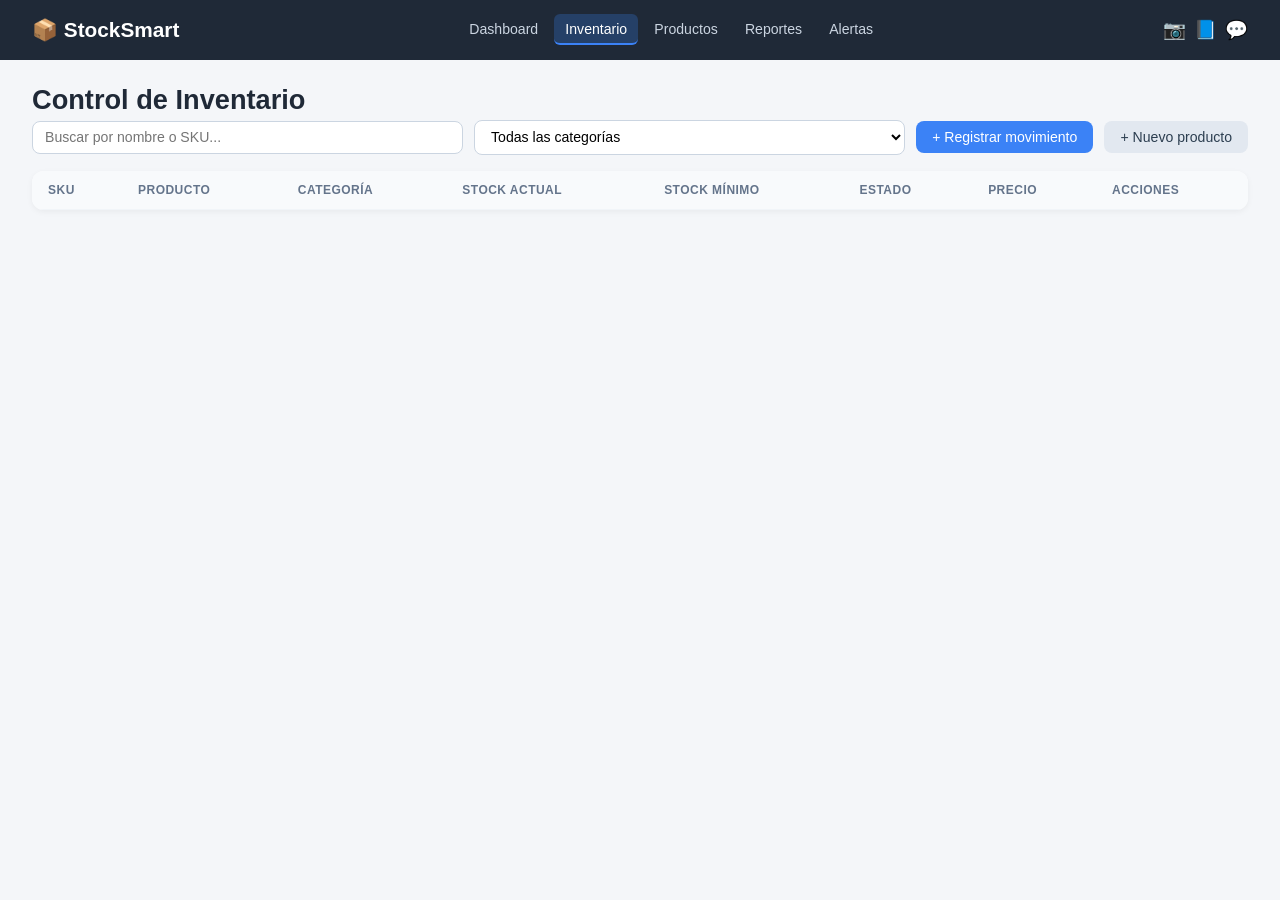
<file: inventario-frontend/inventario.html>
<!DOCTYPE html>
<html lang="es">

<head>
  <meta charset="UTF-8">
  <meta name="viewport" content="width=device-width, initial-scale=1.0">
  <title>Inventario - StockSmart</title>
  <link rel="stylesheet" href="css/styles.css">
</head>

<body>
  <nav class="navbar">
    <a href="index.html" class="logo">📦 StockSmart</a>
    <ul class="nav-links">
      <li><a href="index.html">Dashboard</a></li>
      <li><a href="inventario.html">Inventario</a></li>
      <li><a href="productos.html">Productos</a></li>
      <li><a href="reportes.html">Reportes</a></li>
      <li>
        <a href="alertas.html">
          Alertas
          <span id="badge-alertas" class="nav-badge hidden">0</span>
        </a>
      </li>
    </ul>
    <div class="redes-rapidas">
      <a id="link-instagram" href="#" target="_blank" title="Instagram">📷</a>
      <a id="link-facebook" href="#" target="_blank" title="Facebook">📘</a>
      <a id="link-whatsapp" href="#" target="_blank" title="WhatsApp">💬</a>
    </div>
  </nav>

  <main class="container">
    <h1>Control de Inventario</h1>

    <div class="toolbar">
      <input type="text" id="buscador" placeholder="Buscar por nombre o SKU...">
      <select id="filtro-categoria">
        <option value="">Todas las categorías</option>
      </select>
      <button id="btn-nuevo-movimiento" class="btn btn-primary">+ Registrar movimiento</button>
      <button id="btn-nuevo-producto" class="btn btn-secondary">+ Nuevo producto</button>
    </div>

    <table class="tabla-inventario">
      <thead>
        <tr>
          <th>SKU</th>
          <th>Producto</th>
          <th>Categoría</th>
          <th>Stock actual</th>
          <th>Stock mínimo</th>
          <th>Estado</th>
          <th>Precio</th>
          <th>Acciones</th>
        </tr>
      </thead>
      <tbody id="tabla-productos-body">
        <!-- filas generadas por JS -->
      </tbody>
    </table>
  </main>

  <!-- Modal: registrar movimiento -->
  <div id="modal-movimiento" class="modal hidden">
    <div class="modal-content">
      <h2>Registrar movimiento</h2>
      <form id="form-movimiento">
        <label>Producto</label>
        <select id="mov-producto" required></select>

        <label>Tipo de movimiento</label>
        <select id="mov-tipo" required>
          <option value="ENTRADA">Entrada</option>
          <option value="SALIDA">Salida</option>
          <option value="MERMA">Merma</option>
          <option value="AJUSTE">Ajuste</option>
        </select>

        <label>Cantidad</label>
        <input type="number" id="mov-cantidad" min="1" required>

        <label>Canal (opcional)</label>
        <select id="mov-canal">
          <option value="">-- Ninguno --</option>
        </select>

        <label>Motivo</label>
        <input type="text" id="mov-motivo" placeholder="Ej: venta, producto dañado...">

        <div class="modal-actions">
          <button type="button" class="btn btn-secondary" id="cerrar-modal-movimiento">Cancelar</button>
          <button type="submit" class="btn btn-primary">Registrar</button>
        </div>
      </form>
    </div>
  </div>

  <!-- Modal: nuevo producto -->
  <div id="modal-producto" class="modal hidden">
    <div class="modal-content">
      <h2>Nuevo producto</h2>
      <form id="form-producto">
        <label>SKU</label>
        <input type="text" id="prod-sku" required>

        <label>Nombre</label>
        <input type="text" id="prod-nombre" required>

        <label>Descripción</label>
        <textarea id="prod-descripcion"></textarea>

        <label>Categoría</label>
        <select id="prod-categoria" required></select>

        <label>Precio de venta</label>
        <input type="number" id="prod-precio-venta" step="0.01" required>

        <label>Precio de costo</label>
        <input type="number" id="prod-precio-costo" step="0.01">

        <label>Stock inicial</label>
        <input type="number" id="prod-stock-actual" min="0" required>

        <label>Stock mínimo</label>
        <input type="number" id="prod-stock-minimo" min="0" required>

        <div class="modal-actions">
          <button type="button" class="btn btn-secondary" id="cerrar-modal-producto">Cancelar</button>
          <button type="submit" class="btn btn-primary">Guardar</button>
        </div>
      </form>
    </div>
  </div>
  <!-- Modal: historial de movimientos -->
  <div id="modal-historial" class="modal hidden">
    <div class="modal-content" style="max-width: 600px;">
      <h2>Historial de movimientos</h2>
      <p id="historial-producto-nombre" style="color:#64748b; margin-bottom:1rem;"></p>
      <table class="tabla-inventario">
        <thead>
          <tr>
            <th>Fecha</th>
            <th>Tipo</th>
            <th>Cantidad</th>
            <th>Stock resultante</th>
            <th>Canal</th>
            <th>Motivo</th>
          </tr>
        </thead>
        <tbody id="historial-body"></tbody>
      </table>
      <div class="modal-actions">
        <button class="btn btn-secondary" id="cerrar-modal-historial">Cerrar</button>
      </div>
    </div>
  </div>

  <script>
    // Marca el link activo del navbar automáticamente
    const paginaActual = "nav-inventario"; // ← cambia esto según la página
    const linkActivo = document.getElementById(paginaActual);
    if (linkActivo) linkActivo.classList.add("active");

    // Badge de alertas en todas las páginas
    fetch("http://localhost:8080/api/alertas?estado=ACTIVA")
      .then(r => r.json())
      .then(alertas => {
        const badge = document.getElementById("badge-alertas");
        if (badge && alertas.length > 0) {
          badge.textContent = alertas.length;
          badge.classList.remove("hidden");
        }
      })
      .catch(() => { }); // silencioso si falla

    // Cargar enlaces de redes sociales en el navbar
    fetch("http://localhost:8080/api/canales")
      .then(r => r.json())
      .then(canales => {
        canales.forEach(c => {
          if (c.nombre === "INSTAGRAM" && c.urlEnlace)
            document.getElementById("link-instagram").href = c.urlEnlace;
          if (c.nombre === "FACEBOOK" && c.urlEnlace)
            document.getElementById("link-facebook").href = c.urlEnlace;
          if (c.nombre === "WHATSAPP" && c.urlEnlace)
            document.getElementById("link-whatsapp").href = c.urlEnlace;
        });
      })
      .catch(() => { });
  </script>
  <script src="js/config.js"></script>
  <script src="js/navbar.js"></script>
  <script src="js/inventario.js"></script>
</body>

</html>
</body>

</html>
</file>
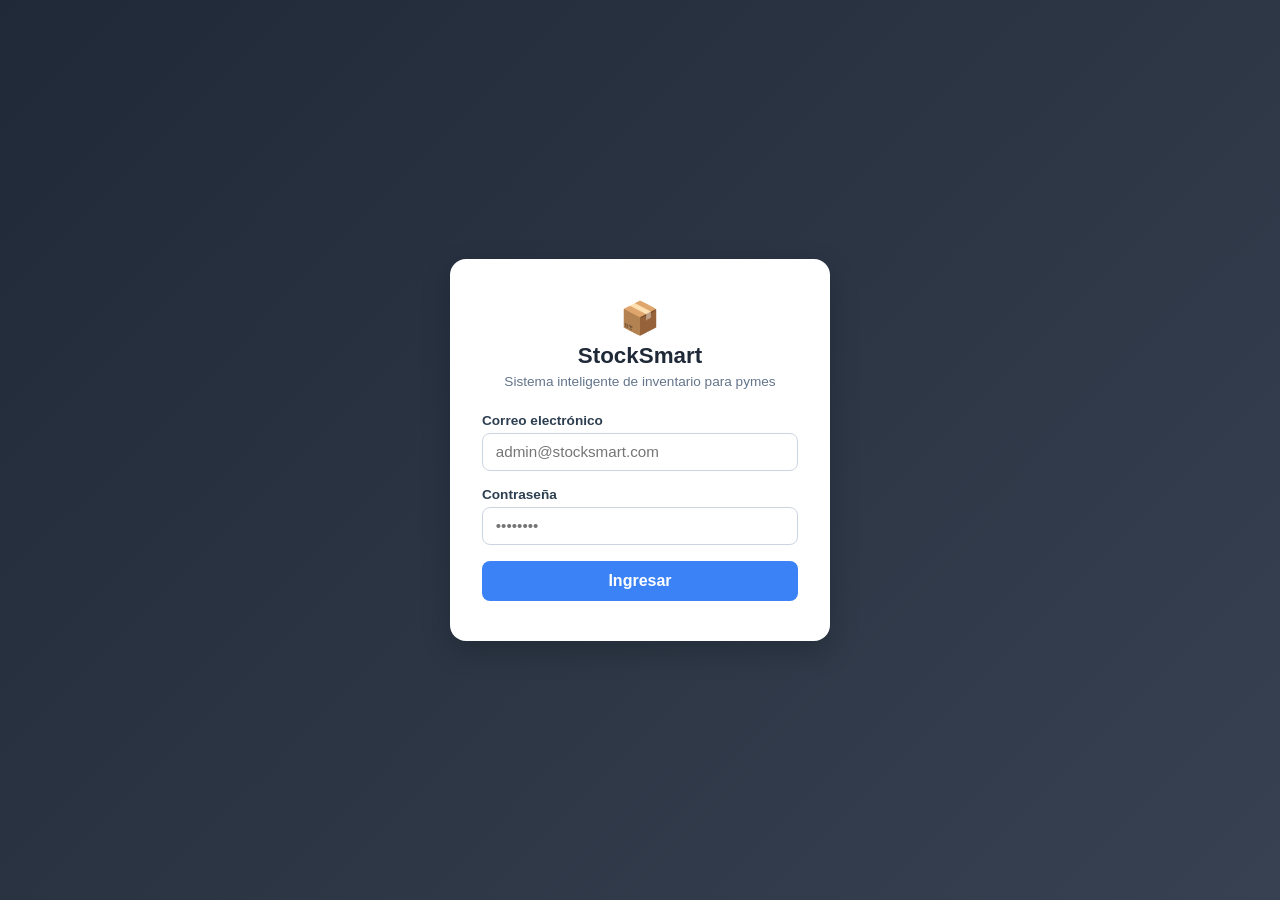
<file: inventario-frontend/login.html>
<!DOCTYPE html>
<html lang="es">

<head>
  <meta charset="UTF-8">
  <meta name="viewport" content="width=device-width, initial-scale=1.0">
  <title>Iniciar sesión - StockSmart</title>
  <link rel="stylesheet" href="css/styles.css">
  <style>
    body {
      display: flex;
      align-items: center;
      justify-content: center;
      min-height: 100vh;
      background: linear-gradient(135deg, #1f2937 0%, #374151 100%);
    }

    .login-box {
      background: #fff;
      border-radius: 16px;
      padding: 2.5rem 2rem;
      width: 100%;
      max-width: 380px;
      box-shadow: 0 10px 30px rgba(0, 0, 0, 0.2);
      text-align: center;
    }

    .login-box .logo {
      font-size: 2rem;
      margin-bottom: 0.4rem;
    }

    .login-box h1 {
      font-size: 1.4rem;
      margin-bottom: 0.3rem;
    }

    .login-box p {
      color: #64748b;
      font-size: 0.85rem;
      margin-bottom: 1.5rem;
    }

    .login-box label {
      display: block;
      text-align: left;
      margin-bottom: 0.3rem;
      font-size: 0.85rem;
      font-weight: 600;
    }

    .login-box input {
      width: 100%;
      padding: 0.6rem 0.8rem;
      border: 1px solid #cbd5e1;
      border-radius: 8px;
      margin-bottom: 1rem;
      font-size: 0.95rem;
    }

    .login-box button {
      width: 100%;
      padding: 0.7rem;
      background: #3b82f6;
      color: #fff;
      border: none;
      border-radius: 8px;
      font-size: 1rem;
      font-weight: 600;
      cursor: pointer;
    }

    .login-box button:hover {
      background: #2563eb;
    }

    #error-msg {
      color: #ef4444;
      font-size: 0.85rem;
      margin-top: 0.5rem;
      display: none;
    }
  </style>
</head>

<body>
  <div class="login-box">
    <div class="logo">📦</div>
    <h1>StockSmart</h1>
    <p>Sistema inteligente de inventario para pymes</p>

    <label>Correo electrónico</label>
    <input type="email" id="email" placeholder="admin@stocksmart.com">

    <label>Contraseña</label>
    <input type="password" id="password" placeholder="••••••••">

    <button onclick="iniciarSesion()">Ingresar</button>
    <p id="error-msg">Credenciales incorrectas. Intenta de nuevo.</p>
  </div>

  <script src="js/config.js"></script>
  <script>
    // Verificar si ya hay sesión activa
    if (sessionStorage.getItem("usuario")) {
      window.location.href = "index.html";
    }

    async function iniciarSesion() {
      const email = document.getElementById("email").value.trim();
      const password = document.getElementById("password").value;

      try {
        // Buscar usuario (en producción esto va con JWT; aquí simplificado para desarrollo)
        const res = await fetch(`${API_BASE_URL}/auth/login`, {
          method: "POST",
          headers: { "Content-Type": "application/json" },
          body: JSON.stringify({ email, password })
        });

        if (!res.ok) {
          document.getElementById("error-msg").style.display = "block";
          return;
        }

        const usuario = await res.json();
        sessionStorage.setItem("usuario", JSON.stringify(usuario));
        window.location.href = "index.html";

      } catch (error) {
        document.getElementById("error-msg").style.display = "block";
      }
    }
  </script>
</body>

</html>
</file>
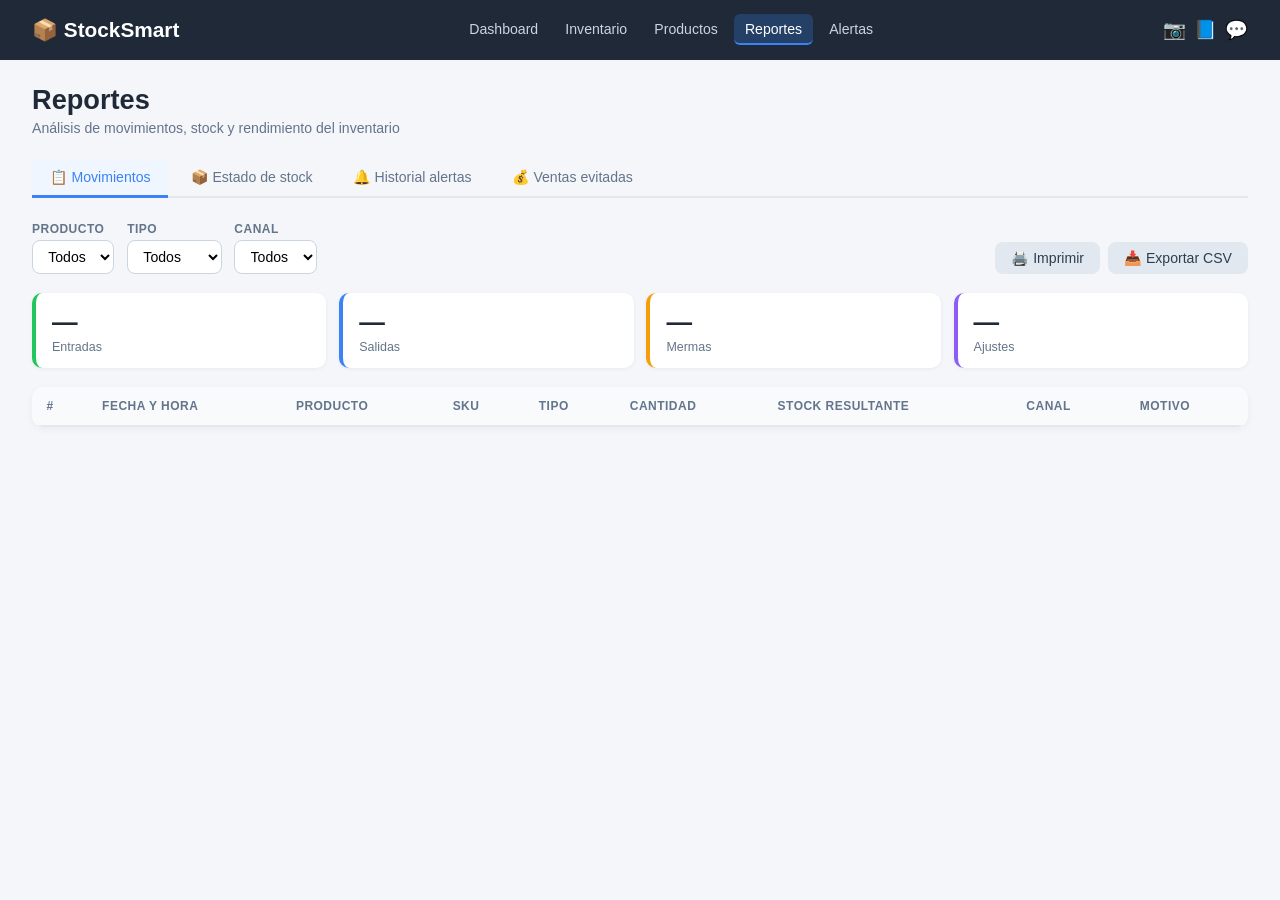
<file: inventario-frontend/reportes.html>
<!DOCTYPE html>
<html lang="es">

<head>
    <meta charset="UTF-8">
    <meta name="viewport" content="width=device-width, initial-scale=1.0">
    <title>Reportes - StockSmart</title>
    <link rel="stylesheet" href="css/styles.css">
    <link rel="stylesheet" href="css/reportes.css">
</head>

<body>

    <nav class="navbar">
        <a href="index.html" class="logo">📦 StockSmart</a>
        <ul class="nav-links">
            <li><a href="index.html">Dashboard</a></li>
            <li><a href="inventario.html">Inventario</a></li>
            <li><a href="productos.html">Productos</a></li>
            <li><a href="reportes.html">Reportes</a></li>
            <li>
                <a href="alertas.html">
                    Alertas
                    <span id="badge-alertas" class="nav-badge hidden">0</span>
                </a>
            </li>
        </ul>
        <div class="redes-rapidas">
            <a id="link-instagram" href="#" target="_blank" title="Instagram">📷</a>
            <a id="link-facebook" href="#" target="_blank" title="Facebook">📘</a>
            <a id="link-whatsapp" href="#" target="_blank" title="WhatsApp">💬</a>
        </div>
    </nav>

    <main class="container">

        <!-- ENCABEZADO -->
        <div class="page-header">
            <div>
                <h1>Reportes</h1>
                <p class="page-subtitle">Análisis de movimientos, stock y rendimiento del inventario</p>
            </div>
        </div>

        <!-- TABS DE REPORTES -->
        <div class="tabs-bar">
            <button class="tab-btn active" data-tab="movimientos">📋 Movimientos</button>
            <button class="tab-btn" data-tab="stock">📦 Estado de stock</button>
            <button class="tab-btn" data-tab="alertas-hist">🔔 Historial alertas</button>
            <button class="tab-btn" data-tab="ventas-evitadas">💰 Ventas evitadas</button>
        </div>

        <!-- ======= TAB: MOVIMIENTOS ======= -->
        <div id="tab-movimientos" class="tab-panel">
            <div class="reporte-controles">
                <div class="filtros-reporte">
                    <div class="form-group-inline">
                        <label>Producto</label>
                        <select id="mov-filtro-producto">
                            <option value="">Todos</option>
                        </select>
                    </div>
                    <div class="form-group-inline">
                        <label>Tipo</label>
                        <select id="mov-filtro-tipo">
                            <option value="">Todos</option>
                            <option value="ENTRADA">Entrada</option>
                            <option value="SALIDA">Salida</option>
                            <option value="MERMA">Merma</option>
                            <option value="AJUSTE">Ajuste</option>
                        </select>
                    </div>
                    <div class="form-group-inline">
                        <label>Canal</label>
                        <select id="mov-filtro-canal">
                            <option value="">Todos</option>
                        </select>
                    </div>
                </div>
                <div class="acciones-reporte">
                    <button class="btn btn-secondary" id="btn-imprimir-mov">🖨️ Imprimir</button>
                    <button class="btn btn-secondary" id="btn-csv-mov">📥 Exportar CSV</button>
                </div>
            </div>

            <!-- Resumen rápido -->
            <div class="resumen-cards" id="resumen-mov">
                <div class="resumen-card">
                    <span class="resumen-num" id="res-entradas">—</span>
                    <span class="resumen-label">Entradas</span>
                </div>
                <div class="resumen-card">
                    <span class="resumen-num" id="res-salidas">—</span>
                    <span class="resumen-label">Salidas</span>
                </div>
                <div class="resumen-card">
                    <span class="resumen-num" id="res-mermas">—</span>
                    <span class="resumen-label">Mermas</span>
                </div>
                <div class="resumen-card">
                    <span class="resumen-num" id="res-ajustes">—</span>
                    <span class="resumen-label">Ajustes</span>
                </div>
            </div>

            <div class="tabla-wrap" id="tabla-mov-wrap">
                <table class="tabla-reporte" id="tabla-movimientos">
                    <thead>
                        <tr>
                            <th>#</th>
                            <th>Fecha y hora</th>
                            <th>Producto</th>
                            <th>SKU</th>
                            <th>Tipo</th>
                            <th>Cantidad</th>
                            <th>Stock resultante</th>
                            <th>Canal</th>
                            <th>Motivo</th>
                        </tr>
                    </thead>
                    <tbody id="body-movimientos"></tbody>
                </table>
            </div>
        </div>

        <!-- ======= TAB: ESTADO DE STOCK ======= -->
        <div id="tab-stock" class="tab-panel hidden">
            <div class="reporte-controles">
                <div class="filtros-reporte">
                    <div class="form-group-inline">
                        <label>Categoría</label>
                        <select id="stock-filtro-cat">
                            <option value="">Todas</option>
                        </select>
                    </div>
                    <div class="form-group-inline">
                        <label>Estado</label>
                        <select id="stock-filtro-estado">
                            <option value="">Todos</option>
                            <option value="OK">Disponible</option>
                            <option value="BAJO">Stock bajo</option>
                            <option value="SIN_STOCK">Sin stock</option>
                        </select>
                    </div>
                </div>
                <div class="acciones-reporte">
                    <button class="btn btn-secondary" id="btn-imprimir-stock">🖨️ Imprimir</button>
                    <button class="btn btn-secondary" id="btn-csv-stock">📥 Exportar CSV</button>
                </div>
            </div>

            <!-- Valorización del inventario -->
            <div class="valorizacion-banner" id="valorizacion-banner">
                <div class="val-item">
                    <span class="val-label">Valor total inventario</span>
                    <span class="val-num" id="val-total">—</span>
                </div>
                <div class="val-item">
                    <span class="val-label">Valor al costo</span>
                    <span class="val-num" id="val-costo">—</span>
                </div>
                <div class="val-item">
                    <span class="val-label">Margen bruto estimado</span>
                    <span class="val-num" id="val-margen">—</span>
                </div>
                <div class="val-item">
                    <span class="val-label">Productos sin stock</span>
                    <span class="val-num danger" id="val-sin-stock">—</span>
                </div>
            </div>

            <div class="tabla-wrap">
                <table class="tabla-reporte" id="tabla-stock">
                    <thead>
                        <tr>
                            <th>SKU</th>
                            <th>Producto</th>
                            <th>Categoría</th>
                            <th>Stock actual</th>
                            <th>Stock mínimo</th>
                            <th>Estado</th>
                            <th>Precio venta</th>
                            <th>Precio costo</th>
                            <th>Valor stock (venta)</th>
                            <th>Margen %</th>
                        </tr>
                    </thead>
                    <tbody id="body-stock"></tbody>
                </table>
            </div>
        </div>

        <!-- ======= TAB: ALERTAS HISTORIAL ======= -->
        <div id="tab-alertas-hist" class="tab-panel hidden">
            <div class="reporte-controles">
                <div class="filtros-reporte">
                    <div class="form-group-inline">
                        <label>Estado</label>
                        <select id="alerta-filtro-estado">
                            <option value="">Todas</option>
                            <option value="ACTIVA">Activas</option>
                            <option value="RESUELTA">Resueltas</option>
                        </select>
                    </div>
                    <div class="form-group-inline">
                        <label>Tipo</label>
                        <select id="alerta-filtro-tipo">
                            <option value="">Todos</option>
                            <option value="STOCK_BAJO">Stock bajo</option>
                            <option value="SIN_STOCK">Sin stock</option>
                        </select>
                    </div>
                </div>
                <div class="acciones-reporte">
                    <button class="btn btn-secondary" id="btn-imprimir-alertas">🖨️ Imprimir</button>
                    <button class="btn btn-secondary" id="btn-csv-alertas">📥 Exportar CSV</button>
                </div>
            </div>

            <div class="tabla-wrap">
                <table class="tabla-reporte" id="tabla-alertas-hist">
                    <thead>
                        <tr>
                            <th>#</th>
                            <th>Producto</th>
                            <th>Tipo</th>
                            <th>Mensaje</th>
                            <th>Estado</th>
                            <th>Generada</th>
                            <th>Resuelta</th>
                            <th>Tiempo respuesta</th>
                        </tr>
                    </thead>
                    <tbody id="body-alertas-hist"></tbody>
                </table>
            </div>
        </div>

        <!-- ======= TAB: VENTAS EVITADAS ======= -->
        <div id="tab-ventas-evitadas" class="tab-panel hidden">
            <div class="reporte-controles">
                <div class="filtros-reporte"></div>
                <div class="acciones-reporte">
                    <button class="btn btn-secondary" id="btn-imprimir-ve">🖨️ Imprimir</button>
                    <button class="btn btn-secondary" id="btn-csv-ve">📥 Exportar CSV</button>
                </div>
            </div>

            <div class="impacto-banner">
                <div class="impacto-icon">💰</div>
                <div class="impacto-texto">
                    <h2 id="ve-total-count">— ventas</h2>
                    <p>potencialmente evitadas de perder gracias a las alertas</p>
                    <h3 id="ve-total-valor">S/ —</h3>
                    <p style="font-size:0.8rem;color:#92400e">en valor estimado protegido</p>
                </div>
            </div>

            <div class="tabla-wrap">
                <table class="tabla-reporte" id="tabla-ve">
                    <thead>
                        <tr>
                            <th>#</th>
                            <th>Fecha</th>
                            <th>Producto</th>
                            <th>Descripción</th>
                            <th>Valor estimado (S/)</th>
                        </tr>
                    </thead>
                    <tbody id="body-ve"></tbody>
                    <tfoot>
                        <tr class="fila-total">
                            <td colspan="4"><strong>TOTAL</strong></td>
                            <td id="ve-total-tabla">—</td>
                        </tr>
                    </tfoot>
                </table>
            </div>
        </div>

    </main>

    <!-- ÁREA DE IMPRESIÓN (oculta en pantalla, visible al imprimir) -->
    <div id="print-area" class="print-only"></div>

    <script>
        // Marca el link activo del navbar automáticamente
        const paginaActual = "nav-reportes"; // ← cambia esto según la página
        const linkActivo = document.getElementById(paginaActual);
        if (linkActivo) linkActivo.classList.add("active");

        // Badge de alertas en todas las páginas
        fetch("http://localhost:8080/api/alertas?estado=ACTIVA")
            .then(r => r.json())
            .then(alertas => {
                const badge = document.getElementById("badge-alertas");
                if (badge && alertas.length > 0) {
                    badge.textContent = alertas.length;
                    badge.classList.remove("hidden");
                }
            })
            .catch(() => { }); // silencioso si falla

        // Cargar enlaces de redes sociales en el navbar
        fetch("http://localhost:8080/api/canales")
            .then(r => r.json())
            .then(canales => {
                canales.forEach(c => {
                    if (c.nombre === "INSTAGRAM" && c.urlEnlace)
                        document.getElementById("link-instagram").href = c.urlEnlace;
                    if (c.nombre === "FACEBOOK" && c.urlEnlace)
                        document.getElementById("link-facebook").href = c.urlEnlace;
                    if (c.nombre === "WHATSAPP" && c.urlEnlace)
                        document.getElementById("link-whatsapp").href = c.urlEnlace;
                });
            })
            .catch(() => { });
    </script>
    <script src="js/config.js"></script>
    <script src="js/navbar.js"></script>
    <script src="js/reportes.js"></script>
</body>

</html>
</body>

</html>
</file>
<file: inventario-frontend/css/styles.css>
/* =============================================
   styles.css — StockSmart
   Responsivo: Móvil, Tablet, Escritorio
   ============================================= */

/* ─── RESET Y BASE ─────────────────────────── */
*,
*::before,
*::after {
  margin: 0;
  padding: 0;
  box-sizing: border-box;
}

html {
  font-size: 16px;
}

body {
  background-color: #f4f6f9;
  color: #2c3e50;
  font-family: 'Segoe UI', Tahoma, Geneva, Verdana, sans-serif;
  min-height: 100vh;
}

img {
  max-width: 100%;
  display: block;
}

/* ─── NAVBAR ───────────────────────────────── */
.navbar {
  display: flex;
  justify-content: space-between;
  align-items: center;
  background-color: #1f2937;
  padding: 0.9rem 2rem;
  color: #fff;
  position: sticky;
  top: 0;
  z-index: 1000;
  gap: 1rem;
}

.navbar .logo {
  font-size: 1.3rem;
  font-weight: 800;
  color: #ffffff;
  text-decoration: none;
  white-space: nowrap;
  flex-shrink: 0;
}

.navbar .logo:hover {
  color: #93c5fd;
}

.nav-links {
  display: flex;
  gap: 0.3rem;
  list-style: none;
  flex-wrap: wrap;
  justify-content: center;
}

.nav-links a {
  color: #cbd5e1;
  text-decoration: none;
  font-weight: 500;
  font-size: 0.88rem;
  padding: 0.4rem 0.7rem;
  border-radius: 6px;
  transition: color 0.2s, background 0.2s;
  white-space: nowrap;
  display: flex;
  align-items: center;
  gap: 0.25rem;
}

.nav-links a:hover {
  color: #fff;
  background: rgba(255, 255, 255, 0.08);
}

.nav-links a.active {
  color: #ffffff;
  background: rgba(59, 130, 246, 0.25);
  border-bottom: 2px solid #3b82f6;
}

/* Hamburger */
.nav-toggle {
  display: none;
  flex-direction: column;
  gap: 5px;
  cursor: pointer;
  padding: 0.3rem;
  background: none;
  border: none;
  flex-shrink: 0;
}

.nav-toggle span {
  display: block;
  width: 24px;
  height: 2px;
  background: #fff;
  border-radius: 2px;
  transition: all 0.3s;
}

.nav-toggle.open span:nth-child(1) {
  transform: translateY(7px) rotate(45deg);
}

.nav-toggle.open span:nth-child(2) {
  opacity: 0;
}

.nav-toggle.open span:nth-child(3) {
  transform: translateY(-7px) rotate(-45deg);
}

/* Redes rápidas */
.redes-rapidas {
  display: flex;
  gap: 0.5rem;
  flex-shrink: 0;
}

.redes-rapidas a {
  font-size: 1.15rem;
  text-decoration: none;
  transition: transform 0.15s;
}

.redes-rapidas a:hover {
  transform: scale(1.2);
}

.nav-badge {
  background: #ef4444;
  color: #fff;
  font-size: 0.62rem;
  font-weight: 700;
  padding: 0.1rem 0.35rem;
  border-radius: 99px;
  vertical-align: middle;
}

/* ─── CONTAINER ────────────────────────────── */
.container {
  padding: 1.5rem 2rem;
  max-width: 1280px;
  margin: 0 auto;
  width: 100%;
}

/* ─── TIPOGRAFÍA ───────────────────────────── */
h1 {
  font-size: 1.7rem;
  margin-bottom: 0.25rem;
  color: #1f2937;
}

h2 {
  font-size: 1.3rem;
  color: #1f2937;
}

h3 {
  font-size: 1rem;
  color: #1f2937;
}

.page-subtitle {
  color: #64748b;
  font-size: 0.88rem;
}

/* ─── PAGE HEADER ──────────────────────────── */
.page-header {
  display: flex;
  justify-content: space-between;
  align-items: flex-start;
  margin-bottom: 1.5rem;
  gap: 1rem;
  flex-wrap: wrap;
}

/* ─── BOTONES ──────────────────────────────── */
.btn {
  padding: 0.5rem 1rem;
  border: none;
  border-radius: 8px;
  cursor: pointer;
  font-weight: 500;
  font-size: 0.88rem;
  transition: all 0.15s;
  white-space: nowrap;
  display: inline-flex;
  align-items: center;
  gap: 0.3rem;
}

.btn-primary {
  background: #3b82f6;
  color: #fff;
}

.btn-primary:hover {
  background: #2563eb;
}

.btn-secondary {
  background: #e2e8f0;
  color: #2c3e50;
}

.btn-secondary:hover {
  background: #cbd5e1;
}

.btn-danger {
  background: #fee2e2;
  color: #991b1b;
}

.btn-danger:hover {
  background: #fecaca;
}

.btn-warning {
  background: #fef3c7;
  color: #92400e;
}

.btn-lg {
  padding: 0.65rem 1.3rem;
  font-size: 0.95rem;
}

.btn-sm {
  padding: 0.25rem 0.6rem;
  font-size: 0.75rem;
  border-radius: 6px;
}

/* ─── CARDS DASHBOARD ──────────────────────── */
.cards-grid {
  display: grid;
  grid-template-columns: repeat(auto-fit, minmax(200px, 1fr));
  gap: 1rem;
  margin-bottom: 1.5rem;
}

.card {
  background: #fff;
  border-radius: 12px;
  padding: 1.1rem;
  display: flex;
  align-items: center;
  gap: 0.9rem;
  box-shadow: 0 2px 6px rgba(0, 0, 0, 0.06);
  border-left: 5px solid #3b82f6;
}

.card-alert {
  border-left-color: #ef4444;
}

.card-success {
  border-left-color: #22c55e;
}

.card-info {
  border-left-color: #f59e0b;
}

.card-icon {
  font-size: 1.8rem;
  flex-shrink: 0;
}

.card-label {
  font-size: 0.78rem;
  color: #64748b;
}

.card-info h2 {
  font-size: 1.5rem;
  margin-top: 0.15rem;
}

.card-sub {
  font-size: 0.72rem;
  color: #94a3b8;
}

/* ─── CANALES ──────────────────────────────── */
.resumen-canales {
  margin-top: 1.5rem;
}

.resumen-canales h2 {
  margin-bottom: 0.8rem;
}

.canales-grid {
  display: flex;
  gap: 0.8rem;
  flex-wrap: wrap;
}

.canal-item {
  background: #fff;
  border-radius: 10px;
  padding: 0.8rem 1.2rem;
  box-shadow: 0 2px 6px rgba(0, 0, 0, 0.05);
  display: flex;
  align-items: center;
  gap: 0.5rem;
  text-decoration: none;
  color: #2c3e50;
  font-weight: 500;
  font-size: 0.88rem;
  transition: box-shadow 0.15s, transform 0.15s;
}

.canal-item:hover {
  box-shadow: 0 4px 12px rgba(0, 0, 0, 0.1);
  transform: translateY(-2px);
}

/* ─── TOOLBAR ──────────────────────────────── */
.toolbar {
  display: flex;
  gap: 0.7rem;
  margin-bottom: 1rem;
  flex-wrap: wrap;
  align-items: center;
}

.toolbar input,
.toolbar select {
  padding: 0.48rem 0.75rem;
  border: 1px solid #cbd5e1;
  border-radius: 8px;
  font-size: 0.88rem;
  background: #fff;
  min-width: 0;
  flex: 1 1 160px;
}

/* ─── TABLA ────────────────────────────────── */
.tabla-inventario {
  width: 100%;
  border-collapse: collapse;
  background: #fff;
  border-radius: 12px;
  overflow: hidden;
  box-shadow: 0 2px 6px rgba(0, 0, 0, 0.05);
  min-width: 600px;
}

.tabla-inventario th,
.tabla-inventario td {
  padding: 0.75rem 1rem;
  text-align: left;
  border-bottom: 1px solid #f1f5f9;
  font-size: 0.85rem;
  white-space: nowrap;
}

.tabla-inventario th {
  background: #f8fafc;
  font-weight: 600;
  font-size: 0.75rem;
  color: #64748b;
  text-transform: uppercase;
  letter-spacing: 0.04em;
}

.tabla-inventario tbody tr:hover {
  background: #f8fafc;
}

.tabla-inventario tbody tr:last-child td {
  border-bottom: none;
}

/* ─── BADGES ───────────────────────────────── */
.badge {
  padding: 0.22rem 0.55rem;
  border-radius: 20px;
  font-size: 0.72rem;
  font-weight: 700;
  white-space: nowrap;
}

.badge-ok,
.badge-OK {
  background: #dcfce7;
  color: #166534;
}

.badge-bajo,
.badge-BAJO {
  background: #fef3c7;
  color: #92400e;
}

.badge-sin-stock,
.badge-SIN_STOCK {
  background: #fee2e2;
  color: #991b1b;
}

.badge-inactivo {
  background: #f1f5f9;
  color: #64748b;
}

/* ─── MODAL ────────────────────────────────── */
.modal {
  position: fixed;
  inset: 0;
  background: rgba(0, 0, 0, 0.45);
  display: flex;
  align-items: center;
  justify-content: center;
  z-index: 2000;
  padding: 1rem;
  overflow-y: auto;
}

.modal.hidden {
  display: none;
}

.modal-content {
  background: #fff;
  padding: 1.4rem 1.6rem;
  border-radius: 14px;
  width: 100%;
  max-width: 440px;
  max-height: 90vh;
  overflow-y: auto;
  animation: modalIn 0.2s ease;
}

@keyframes modalIn {
  from {
    opacity: 0;
    transform: translateY(-12px) scale(0.97);
  }

  to {
    opacity: 1;
    transform: translateY(0) scale(1);
  }
}

.modal-content h2 {
  margin-bottom: 1rem;
  font-size: 1.15rem;
}

.modal-content label {
  display: block;
  margin-top: 0.75rem;
  margin-bottom: 0.25rem;
  font-size: 0.82rem;
  font-weight: 600;
}

.modal-content input,
.modal-content select,
.modal-content textarea {
  width: 100%;
  padding: 0.48rem 0.7rem;
  border: 1px solid #cbd5e1;
  border-radius: 8px;
  font-size: 0.88rem;
  transition: border-color 0.15s;
}

.modal-content input:focus,
.modal-content select:focus,
.modal-content textarea:focus {
  outline: none;
  border-color: #3b82f6;
  box-shadow: 0 0 0 3px rgba(59, 130, 246, 0.1);
}

.modal-actions {
  display: flex;
  justify-content: flex-end;
  gap: 0.6rem;
  margin-top: 1.3rem;
  flex-wrap: wrap;
}

/* ─── ALERTAS ──────────────────────────────── */
.alertas-lista {
  display: flex;
  flex-direction: column;
  gap: 0.7rem;
}

.alerta-item {
  background: #fff;
  border-radius: 10px;
  padding: 0.9rem 1.1rem;
  display: flex;
  justify-content: space-between;
  align-items: flex-start;
  box-shadow: 0 2px 6px rgba(0, 0, 0, 0.05);
  border-left: 5px solid #ef4444;
  gap: 1rem;
  flex-wrap: wrap;
}

.alerta-item.resuelta {
  border-left-color: #22c55e;
  opacity: 0.7;
}

.alerta-mensaje {
  font-weight: 500;
  font-size: 0.9rem;
}

.alerta-fecha {
  font-size: 0.78rem;
  color: #94a3b8;
  margin-top: 0.2rem;
}

.filtro-btn {
  padding: 0.45rem 0.9rem;
  border-radius: 8px;
  border: 1px solid #e2e8f0;
  background: #fff;
  color: #64748b;
  cursor: pointer;
  font-size: 0.85rem;
  font-weight: 500;
  transition: all 0.15s;
}

.filtro-btn.active {
  background: #1f2937;
  color: #fff;
  border-color: #1f2937;
}

/* ─── EMPTY STATE ──────────────────────────── */
.empty-state {
  text-align: center;
  padding: 3rem 1rem;
  color: #94a3b8;
  grid-column: 1 / -1;
}

.empty-state .empty-icon {
  font-size: 2.8rem;
  margin-bottom: 0.8rem;
}

.empty-state p {
  font-size: 0.88rem;
}

/* ─── HIDDEN ───────────────────────────────── */
.hidden {
  display: none !important;
}

/* ─── TOAST ────────────────────────────────── */
.toast {
  position: fixed;
  bottom: 1.5rem;
  right: 1.5rem;
  background: #1f2937;
  color: #fff;
  padding: 0.75rem 1.3rem;
  border-radius: 10px;
  font-size: 0.88rem;
  box-shadow: 0 4px 16px rgba(0, 0, 0, 0.2);
  z-index: 9999;
  transform: translateY(20px);
  opacity: 0;
  transition: all 0.3s;
  max-width: calc(100vw - 3rem);
}

.toast.show {
  transform: translateY(0);
  opacity: 1;
}

.toast.success {
  border-left: 4px solid #22c55e;
}

.toast.error {
  border-left: 4px solid #ef4444;
}

.toast.warning {
  border-left: 4px solid #f59e0b;
}

/* ─── TABLA CON SCROLL HORIZONTAL ─────────── */
.tabla-scroll-wrap {
  overflow-x: auto;
  -webkit-overflow-scrolling: touch;
  border-radius: 12px;
}

/* =============================================
   TABLET (≤ 1024px)
   ============================================= */
@media (max-width: 1024px) {
  .container {
    padding: 1.2rem 1.5rem;
  }

  .cards-grid {
    grid-template-columns: repeat(2, 1fr);
  }
}

/* =============================================
   TABLET VERTICAL (≤ 768px)
   ============================================= */
@media (max-width: 768px) {
  .container {
    padding: 1rem;
  }

  h1 {
    font-size: 1.4rem;
  }

  .cards-grid {
    grid-template-columns: repeat(2, 1fr);
    gap: 0.8rem;
  }

  .card {
    padding: 0.9rem;
    gap: 0.7rem;
  }

  .card-icon {
    font-size: 1.5rem;
  }

  .card-info h2 {
    font-size: 1.3rem;
  }

  .modal-content {
    padding: 1.2rem;
    max-width: 100%;
  }

  .canales-grid {
    gap: 0.6rem;
  }

  .canal-item {
    padding: 0.7rem 1rem;
    font-size: 0.82rem;
  }

  .toolbar {
    gap: 0.5rem;
  }

  .toolbar input,
  .toolbar select {
    flex: 1 1 140px;
  }

  .alerta-item {
    flex-direction: column;
    gap: 0.6rem;
  }

  .alerta-item .btn {
    width: 100%;
    justify-content: center;
  }

  .page-header {
    flex-direction: column;
    align-items: stretch;
  }

  .page-header .btn-lg {
    width: 100%;
    justify-content: center;
  }
}

/* =============================================
   MÓVIL (≤ 480px)
   ============================================= */
@media (max-width: 480px) {
  .container {
    padding: 0.8rem;
  }

  .navbar {
    padding: 0.75rem 1rem;
  }

  .navbar .logo {
    font-size: 1.1rem;
  }

  .cards-grid {
    grid-template-columns: 1fr;
  }

  h1 {
    font-size: 1.25rem;
  }

  .modal {
    padding: 0.5rem;
  }

  .modal-content {
    border-radius: 10px;
    padding: 1rem;
  }

  .modal-actions {
    flex-direction: column;
  }

  .modal-actions .btn {
    width: 100%;
    justify-content: center;
  }

  .toolbar {
    flex-direction: column;
  }

  .toolbar input,
  .toolbar select,
  .toolbar .btn {
    width: 100%;
    flex: none;
  }

  .toast {
    bottom: 1rem;
    right: 0.8rem;
    left: 0.8rem;
  }

  .filtro-btn {
    flex: 1;
    text-align: center;
  }
}

/* ─── NAVBAR RESPONSIVE ─── */
@media (max-width: 1024px) {
  .navbar {
    padding: 0.75rem 1rem;
    display: grid;
    grid-template-columns: 1fr auto;
    grid-template-areas: "logo toggle" "menu menu";
    gap: 0;
    flex-wrap: unset;
  }

  .navbar .logo {
    grid-area: logo;
    font-size: 1.1rem;
    display: flex;
    align-items: center;
  }

  .nav-toggle {
    grid-area: toggle;
    display: flex;
    flex-direction: column;
    align-items: center;
    justify-content: center;
    width: 40px;
    height: 40px;
    padding: 0.4rem;
  }

  .nav-links {
    grid-area: menu;
    position: static;
    transform: none;
    max-height: 0;
    overflow: hidden;
    transition: max-height 0.3s ease, padding 0.3s;
    flex-direction: column;
    background: #1f2937;
    width: 100%;
    padding: 0;
    gap: 0;
    box-shadow: none;
    flex-wrap: nowrap;
    border-top: 0;
  }

  .nav-links.open {
    max-height: 400px;
    padding: 0.5rem 0;
  }

  .nav-links li {
    width: 100%;
  }

  .nav-links a {
    padding: 0.75rem 1.2rem;
    border-radius: 0;
    font-size: 0.92rem;
    border-bottom: 1px solid rgba(255, 255, 255, 0.06);
  }

  .nav-links a.active {
    border-left: 3px solid #3b82f6;
    background: rgba(59, 130, 246, 0.15);
  }

  .redes-rapidas {
    display: none;
  }
}

@media (max-width: 480px) {
  .navbar {
    padding: 0.6rem 0.8rem;
  }

  .navbar .logo {
    font-size: 1rem;
  }
}
</file>
<file: inventario-frontend/css/reportes.css>
/* =========================================
   reportes.css
   ========================================= */

/* TABS */
.tabs-bar {
    display: flex;
    gap: 0.3rem;
    border-bottom: 2px solid #e2e8f0;
    margin-bottom: 1.5rem;
    flex-wrap: wrap;
}

.tab-btn {
    padding: 0.6rem 1.1rem;
    border: none;
    background: transparent;
    cursor: pointer;
    font-size: 0.88rem;
    font-weight: 500;
    color: #64748b;
    border-bottom: 3px solid transparent;
    margin-bottom: -2px;
    border-radius: 6px 6px 0 0;
    transition: all 0.15s;
    white-space: nowrap;
}

.tab-btn:hover { color: #1f2937; background: #f8fafc; }

.tab-btn.active {
    color: #3b82f6;
    border-bottom-color: #3b82f6;
    background: #eff6ff;
}

/* CONTROLES REPORTE */
.reporte-controles {
    display: flex;
    justify-content: space-between;
    align-items: flex-end;
    gap: 1rem;
    margin-bottom: 1.2rem;
    flex-wrap: wrap;
}

.filtros-reporte {
    display: flex;
    gap: 0.8rem;
    flex-wrap: wrap;
    align-items: flex-end;
}

.form-group-inline {
    display: flex;
    flex-direction: column;
    gap: 0.25rem;
}

.form-group-inline label {
    font-size: 0.75rem;
    font-weight: 600;
    color: #64748b;
    text-transform: uppercase;
    letter-spacing: 0.04em;
}

.form-group-inline select {
    padding: 0.45rem 0.7rem;
    border: 1px solid #cbd5e1;
    border-radius: 8px;
    font-size: 0.88rem;
    background: #fff;
}

.acciones-reporte {
    display: flex;
    gap: 0.5rem;
    flex-shrink: 0;
}

/* RESUMEN CARDS */
.resumen-cards {
    display: grid;
    grid-template-columns: repeat(4, 1fr);
    gap: 0.8rem;
    margin-bottom: 1.2rem;
}

@media (max-width: 600px) { .resumen-cards { grid-template-columns: 1fr 1fr; } }

.resumen-card {
    background: #fff;
    border-radius: 10px;
    padding: 0.9rem 1rem;
    display: flex;
    flex-direction: column;
    gap: 0.2rem;
    box-shadow: 0 1px 4px rgba(0,0,0,0.05);
    border-left: 4px solid #e2e8f0;
}

.resumen-card:nth-child(1) { border-left-color: #22c55e; }
.resumen-card:nth-child(2) { border-left-color: #3b82f6; }
.resumen-card:nth-child(3) { border-left-color: #f59e0b; }
.resumen-card:nth-child(4) { border-left-color: #8b5cf6; }

.resumen-num {
    font-size: 1.6rem;
    font-weight: 700;
    color: #1f2937;
}

.resumen-label {
    font-size: 0.78rem;
    color: #64748b;
    font-weight: 500;
}

/* VALORIZACIÓN */
.valorizacion-banner {
    display: grid;
    grid-template-columns: repeat(4, 1fr);
    gap: 0;
    background: linear-gradient(135deg, #1f2937 0%, #374151 100%);
    border-radius: 12px;
    overflow: hidden;
    margin-bottom: 1.2rem;
}

@media (max-width: 600px) { .valorizacion-banner { grid-template-columns: 1fr 1fr; } }

.val-item {
    padding: 1.1rem 1.3rem;
    display: flex;
    flex-direction: column;
    gap: 0.3rem;
    border-right: 1px solid rgba(255,255,255,0.08);
}
.val-item:last-child { border-right: none; }

.val-label {
    font-size: 0.72rem;
    color: #94a3b8;
    text-transform: uppercase;
    letter-spacing: 0.05em;
}

.val-num {
    font-size: 1.3rem;
    font-weight: 700;
    color: #f8fafc;
}

.val-num.danger { color: #fca5a5; }

/* IMPACTO VENTAS EVITADAS */
.impacto-banner {
    display: flex;
    align-items: center;
    gap: 1.5rem;
    background: linear-gradient(135deg, #fef3c7, #fde68a);
    border: 1px solid #f59e0b;
    border-radius: 12px;
    padding: 1.5rem 2rem;
    margin-bottom: 1.2rem;
}

.impacto-icon { font-size: 3rem; }

.impacto-texto h2 {
    font-size: 2rem;
    color: #92400e;
    margin-bottom: 0.2rem;
}

.impacto-texto h3 {
    font-size: 1.4rem;
    color: #78350f;
    margin-top: 0.5rem;
}

.impacto-texto p {
    font-size: 0.85rem;
    color: #92400e;
}

/* TABLA REPORTE */
.tabla-wrap {
    background: #fff;
    border-radius: 12px;
    overflow: auto;
    box-shadow: 0 2px 8px rgba(0,0,0,0.05);
}

.tabla-reporte {
    width: 100%;
    border-collapse: collapse;
    font-size: 0.85rem;
}

.tabla-reporte th {
    background: #f8fafc;
    padding: 0.75rem 0.9rem;
    text-align: left;
    font-size: 0.75rem;
    font-weight: 700;
    color: #64748b;
    text-transform: uppercase;
    letter-spacing: 0.04em;
    border-bottom: 2px solid #e2e8f0;
    white-space: nowrap;
}

.tabla-reporte td {
    padding: 0.7rem 0.9rem;
    border-bottom: 1px solid #f1f5f9;
    color: #374151;
    vertical-align: middle;
}

.tabla-reporte tbody tr:hover { background: #f8fafc; }
.tabla-reporte tbody tr:last-child td { border-bottom: none; }

.tabla-reporte .fila-total td {
    background: #f1f5f9;
    font-weight: 700;
    border-top: 2px solid #e2e8f0;
}

.tipo-badge {
    display: inline-flex;
    align-items: center;
    gap: 0.3rem;
    padding: 0.2rem 0.6rem;
    border-radius: 20px;
    font-size: 0.72rem;
    font-weight: 700;
}

.tipo-ENTRADA  { background: #dcfce7; color: #166534; }
.tipo-SALIDA   { background: #fee2e2; color: #991b1b; }
.tipo-MERMA    { background: #fef3c7; color: #92400e; }
.tipo-AJUSTE   { background: #ede9fe; color: #5b21b6; }

.alerta-ACTIVA   { color: #991b1b; font-weight: 600; }
.alerta-RESUELTA { color: #166534; font-weight: 600; }

.empty-tabla {
    text-align: center;
    padding: 3rem;
    color: #94a3b8;
    font-size: 0.9rem;
}

/* ===== ESTILOS DE IMPRESIÓN ===== */
@media print {
    body * { visibility: hidden; }
    #print-area, #print-area * { visibility: visible; }
    #print-area {
        position: fixed;
        left: 0;
        top: 0;
        width: 100%;
        padding: 1rem 2rem;
        font-family: 'Segoe UI', sans-serif;
        font-size: 11pt;
        color: #000;
    }

    .print-header {
        display: flex;
        justify-content: space-between;
        margin-bottom: 1rem;
        border-bottom: 2px solid #000;
        padding-bottom: 0.5rem;
    }

    .print-title { font-size: 16pt; font-weight: bold; }
    .print-meta  { font-size: 9pt; color: #555; }

    .print-table {
        width: 100%;
        border-collapse: collapse;
        margin-top: 0.8rem;
        font-size: 9pt;
    }

    .print-table th {
        background: #e2e8f0 !important;
        -webkit-print-color-adjust: exact;
        print-color-adjust: exact;
        padding: 5px 8px;
        text-align: left;
        font-weight: bold;
        border: 1px solid #ccc;
    }

    .print-table td {
        padding: 4px 8px;
        border: 1px solid #ddd;
    }

    .print-table tr:nth-child(even) td {
        background: #f8f8f8 !important;
        -webkit-print-color-adjust: exact;
        print-color-adjust: exact;
    }

    .print-footer {
        margin-top: 1rem;
        font-size: 8pt;
        color: #777;
        border-top: 1px solid #ccc;
        padding-top: 0.4rem;
        display: flex;
        justify-content: space-between;
    }

    .print-summary-box {
        background: #f0fdf4 !important;
        -webkit-print-color-adjust: exact;
        print-color-adjust: exact;
        border: 1px solid #bbf7d0;
        border-radius: 4px;
        padding: 6px 12px;
        margin-bottom: 10px;
        display: flex;
        gap: 2rem;
        font-size: 10pt;
    }
}

.print-only { display: none; }
</file>
